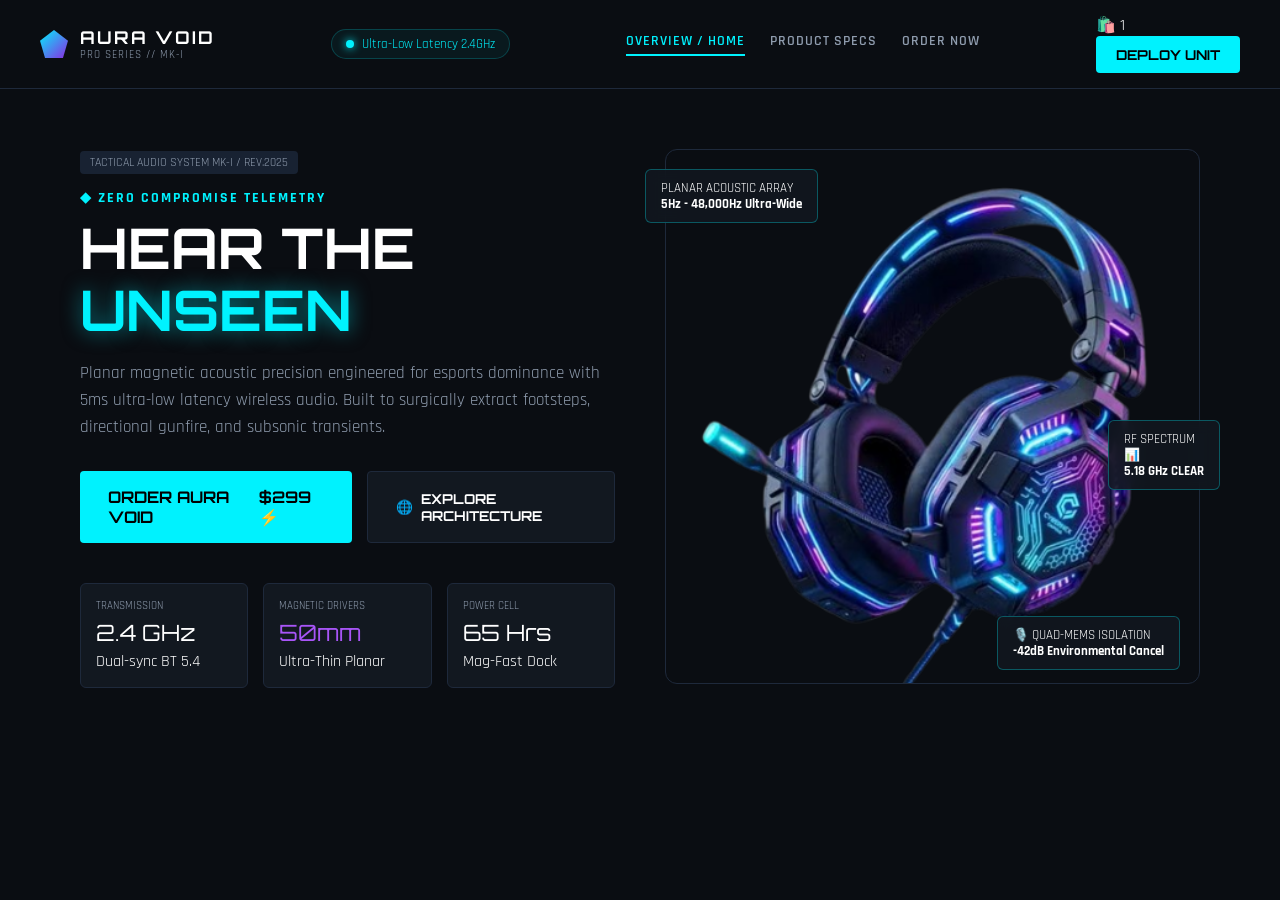
<file: index.html>
<!DOCTYPE html>
<html lang="en">
<head>
    <head>
    <meta charset="UTF-8">
    <meta name="viewport" content="width=device-width, initial-scale=1.0">
    <title>AURA VOID // Tactical Audio System</title>
    <link rel="stylesheet" href="styles.css">
    <link href="https://fonts.googleapis.com/css2?family=Orbitron:wght@400;600;700;900&family=Rajdhani:wght@400;500;600;700&display=swap" rel="stylesheet">
    
</head>
    <meta charset="UTF-8">
    <meta name="viewport" content="width=device-width, initial-scale=1.0">
    <title>AURA VOID // Tactical Audio System</title>
    <link rel="stylesheet" href="./styles.css">
    <link href="https://fonts.googleapis.com/css2?family=Orbitron:wght@400;600;700;900&family=Rajdhani:wght@400;500;600;700&display=swap" rel="stylesheet">
</head>
<body>

    <!-- NAVBAR -->
    <header class="navbar">
        <div class="logo-group">
            <div class="logo-icon"></div>
            <div>
                <h1 class="brand-title">AURA VOID</h1>
                <p class="brand-sub">PRO SERIES // MK-I</p>
            </div>
        </div>

        <div class="nav-status">
            <span class="status-dot"></span> Ultra-Low Latency 2.4GHz
        </div>

        <nav class="nav-links">
            <a href="index.html" class="active">OVERVIEW / HOME</a>
            <a href="product-info.html">PRODUCT SPECS</a>
            <a href="order.html">ORDER NOW</a>
        </nav>

        <div class="nav-actions">
            <div class="cart-badge-wrap">
                <span class="icon">🛍️</span>
                <span class="badge" id="cart-count">1</span>
            </div>
            <a href="order.html" class="btn btn-cyan-sm">DEPLOY UNIT</a>
        </div>
    </header>

    <!-- HERO SECTION -->
    <main class="hero-container">
        <div class="hero-content">
            <div class="badge-tag">TACTICAL AUDIO SYSTEM MK-I / REV.2025</div>
            
            <h2 class="telemetry-label"><span>◆</span> ZERO COMPROMISE TELEMETRY</h2>
            <h1 class="hero-title">HEAR THE <span class="highlight-cyan">UNSEEN</span></h1>
            
            <p class="hero-desc">
                Planar magnetic acoustic precision engineered for esports dominance with 5ms ultra-low latency wireless audio. Built to surgically extract footsteps, directional gunfire, and subsonic transients.
            </p>

            <div class="hero-buttons">
                <a href="order.html" class="btn btn-cyan-lg">
                    ORDER AURA VOID <span class="price-tag">$299 ⚡</span>
                </a>
                <a href="product-info.html" class="btn btn-dark-lg">
                    <span>🌐</span> EXPLORE ARCHITECTURE
                </a>
            </div>

            <div class="specs-grid">
                <div class="spec-card">
                    <div class="spec-label">TRANSMISSION</div>
                    <div class="spec-val">2.4 GHz</div>
                    <div class="spec-sub">Dual-sync BT 5.4</div>
                </div>
                <div class="spec-card">
                    <div class="spec-label">MAGNETIC DRIVERS</div>
                    <div class="spec-val highlight-purple">50mm</div>
                    <div class="spec-sub">Ultra-Thin Planar</div>
                </div>
                <div class="spec-card">
                    <div class="spec-label">POWER CELL</div>
                    <div class="spec-val">65 Hrs</div>
                    <div class="spec-sub">Mag-Fast Dock</div>
                </div>
            </div>
        </div>

        <!-- HERO IMAGE WITH FLOATING HUD CARDS -->
        <div class="hero-media">
            <div class="media-wrapper">
                <img src="Assets/hero-headset.jpg" alt="AURA VOID Headset" class="hero-img">
                
                <div class="hud-tag top-left">
                    <span class="hud-dot"></span> PLANAR ACOUSTIC ARRAY<br>
                    <strong>5Hz - 48,000Hz Ultra-Wide</strong>
                </div>

                <div class="hud-tag middle-right">
                    RF SPECTRUM<br>
                    <span class="bars">📊</span><br>
                    <strong>5.18 GHz CLEAR</strong>
                </div>

                <div class="hud-tag bottom-right">
                    🎙️ QUAD-MEMS ISOLATION<br>
                    <strong>-42dB Environmental Cancel</strong>
                </div>
            </div>
        </div>
    </main>

    <script src="main.js"></script>
</body>
</html>
</file>
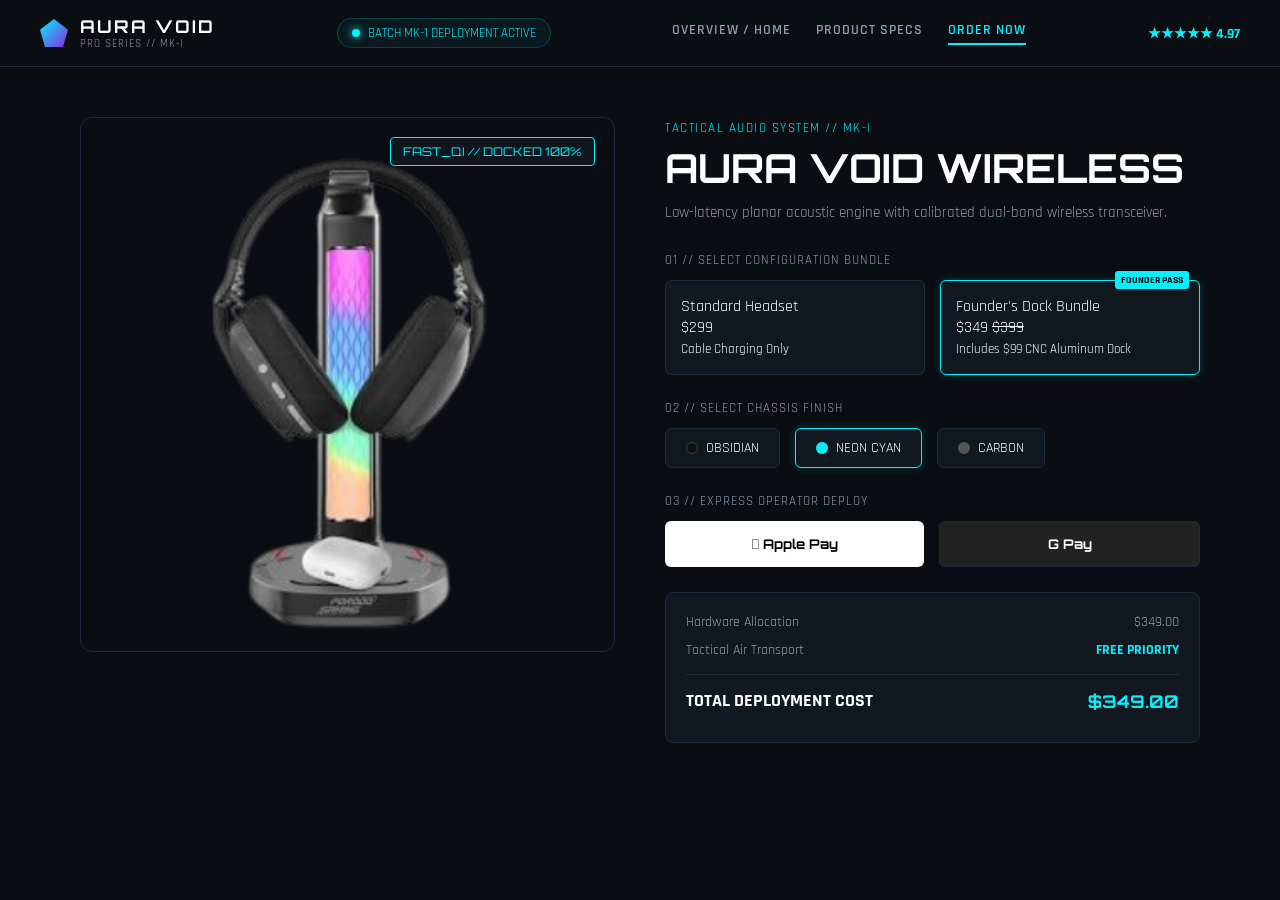
<file: order.html>
<!DOCTYPE html>
<html lang="en">
<head>
    <meta charset="UTF-8">
    <meta name="viewport" content="width=device-width, initial-scale=1.0">
    <title>AURA VOID // Order Deployment</title>
    <link rel="stylesheet" href="styles.css">
    <link href="https://fonts.googleapis.com/css2?family=Orbitron:wght@400;600;700;900&family=Rajdhani:wght@400;500;600;700&display=swap" rel="stylesheet">
    
</head>
<body>

    <!-- NAVBAR -->
    <header class="navbar">
        <div class="logo-group">
            <div class="logo-icon"></div>
            <div>
                <h1 class="brand-title">AURA VOID</h1>
                <p class="brand-sub">PRO SERIES // MK-I</p>
            </div>
        </div>

        <div class="nav-status">
            <span class="status-dot"></span> BATCH MK-1 DEPLOYMENT ACTIVE
        </div>

        <nav class="nav-links">
            <a href="index.html">OVERVIEW / HOME</a>
            <a href="product-info.html">PRODUCT SPECS</a>
            <a href="order.html" class="active">ORDER NOW</a>
        </nav>

        <div class="nav-actions">
            <span class="rating">★★★★★ 4.97</span>
        </div>
    </header>

    <!-- ORDER SECTION -->
    <main class="order-container">
        <!-- LEFT: PRODUCT IMAGE & DOCK -->
        <div class="order-media">
            <img src="Assets/dock-headset.jpg" alt="AURA VOID Dock" class="dock-img">
            <div class="dock-tag">FAST_QI // DOCKED 100%</div>
        </div>

        <!-- RIGHT: SELECTION & CHECKOUT -->
        <div class="order-form-panel">
            <div class="product-title-area">
                <span class="sub-label">TACTICAL AUDIO SYSTEM // MK-I</span>
                <h1 class="order-product-name">AURA VOID WIRELESS</h1>
                <p class="product-subtext">Low-latency planar acoustic engine with calibrated dual-band wireless transceiver.</p>
            </div>

            <!-- STEP 1: BUNDLE SELECTION -->
            <div class="form-section">
                <div class="section-num">01 // SELECT CONFIGURATION BUNDLE</div>
                <div class="bundle-options">
                    <div class="bundle-card" onclick="selectBundle(this, 299)">
                        <div class="bundle-header">Standard Headset</div>
                        <div class="bundle-price">$299</div>
                        <small>Cable Charging Only</small>
                    </div>
                    <div class="bundle-card active" onclick="selectBundle(this, 349)">
                        <span class="badge-founder">FOUNDER PASS</span>
                        <div class="bundle-header">Founder's Dock Bundle</div>
                        <div class="bundle-price">$349 <del>$399</del></div>
                        <small>Includes $99 CNC Aluminum Dock</small>
                    </div>
                </div>
            </div>

            <!-- STEP 2: FINISH SELECTION -->
            <div class="form-section">
                <div class="section-num">02 // SELECT CHASSIS FINISH</div>
                <div class="finish-options">
                    <div class="finish-btn" onclick="selectFinish(this)">
                        <span class="color-dot obsidian"></span> OBSIDIAN
                    </div>
                    <div class="finish-btn active" onclick="selectFinish(this)">
                        <span class="color-dot cyan"></span> NEON CYAN
                    </div>
                    <div class="finish-btn" onclick="selectFinish(this)">
                        <span class="color-dot carbon"></span> CARBON
                    </div>
                </div>
            </div>

            <!-- STEP 3: EXPRESS DEPLOY -->
            <div class="form-section">
                <div class="section-num">03 // EXPRESS OPERATOR DEPLOY</div>
                <div class="payment-btns">
                    <button class="pay-btn white" onclick="completeOrder('Apple Pay')"> Apple Pay</button>
                    <button class="pay-btn dark" onclick="completeOrder('Google Pay')">G Pay</button>
                </div>
            </div>

            <!-- SUMMARY & TOTAL -->
            <div class="order-summary">
                <div class="summary-row">
                    <span>Hardware Allocation</span>
                    <span id="subtotal-display">$349.00</span>
                </div>
                <div class="summary-row highlight">
                    <span>Tactical Air Transport</span>
                    <span class="free-badge">FREE PRIORITY</span>
                </div>
                <hr class="divider">
                <div class="summary-row total">
                    <span>TOTAL DEPLOYMENT COST</span>
                    <span id="total-display" class="total-price">$349.00</span>
                </div>
            </div>
        </div>
    </main>

    <script src="main.js"></script>
</body>
</html>
</file>
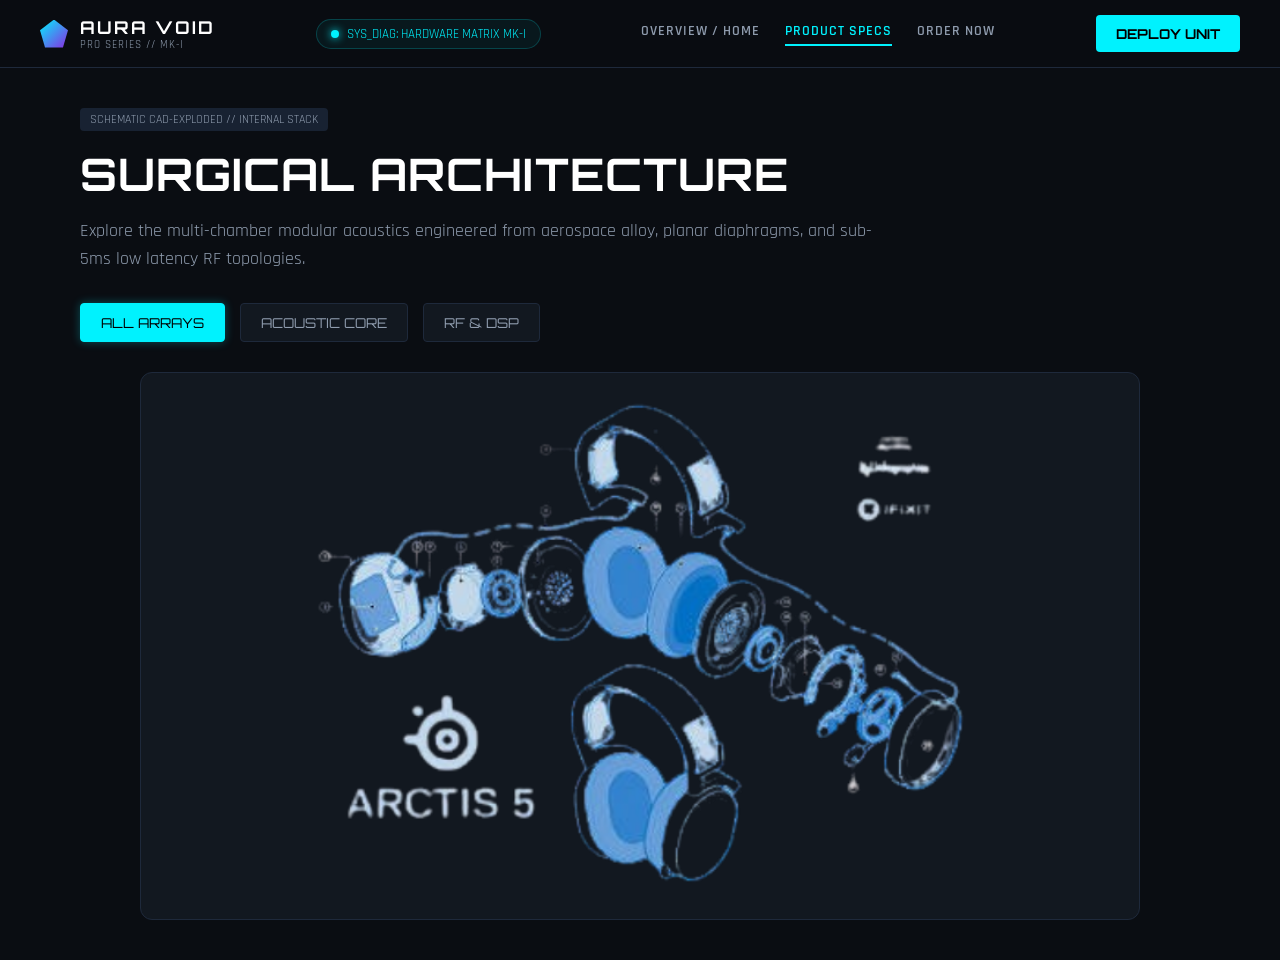
<file: product-info.html>
<!DOCTYPE html>
<html lang="en">
<head>
    <meta charset="UTF-8">
    <meta name="viewport" content="width=device-width, initial-scale=1.0">
    <title>AURA VOID // Product Specs</title>
    <link rel="stylesheet" href="styles.css">
    <link href="https://fonts.googleapis.com/css2?family=Orbitron:wght@400;600;700;900&family=Rajdhani:wght@400;500;600;700&display=swap" rel="stylesheet">
   
</head>
<body>

    <!-- NAVBAR -->
    <header class="navbar">
        <div class="logo-group">
            <div class="logo-icon"></div>
            <div>
                <h1 class="brand-title">AURA VOID</h1>
                <p class="brand-sub">PRO SERIES // MK-I</p>
            </div>
        </div>

        <div class="nav-status">
            <span class="status-dot"></span> SYS_DIAG: HARDWARE MATRIX MK-I
        </div>

        <nav class="nav-links">
            <a href="index.html">OVERVIEW / HOME</a>
            <a href="product-info.html" class="active">PRODUCT SPECS</a>
            <a href="order.html">ORDER NOW</a>
        </nav>

        <div class="nav-actions">
            <a href="order.html" class="btn btn-cyan-sm">DEPLOY UNIT</a>
        </div>
    </header>

    <!-- SPECS CONTENT -->
    <main class="page-container">
        <div class="specs-header">
            <div class="badge-tag">SCHEMATIC CAD-EXPLODED // INTERNAL STACK</div>
            <h1 class="page-title">SURGICAL ARCHITECTURE</h1>
            <p class="page-desc">Explore the multi-chamber modular acoustics engineered from aerospace alloy, planar diaphragms, and sub-5ms low latency RF topologies.</p>
        </div>

        <div class="filter-tabs">
            <button class="tab-btn active" onclick="switchTab('all')">ALL ARRAYS</button>
            <button class="tab-btn" onclick="switchTab('core')">ACOUSTIC CORE</button>
            <button class="tab-btn" onclick="switchTab('rf')">RF & DSP</button>
        </div>

        <!-- EXPLODED VIEW DIAGRAM -->
        <div class="exploded-view-card">
            <img src="Assets/exploded-view.jpg" alt="AURA VOID Internal Architecture" class="exploded-img">
    </main>

    <script src="main.js"></script>
</body>
</html>
</file>
<file: styles.css>
:root {
    --bg-dark: #0a0d12;
    --card-bg: #121820;
    --cyan-accent: #00f2fe;
    --purple-accent: #8a2be2;
    --text-white: #ffffff;
    --text-gray: #8f9cae;
    --border-color: #1e293b;
    --font-heading: 'Orbitron', sans-serif;
    --font-body: 'Rajdhani', sans-serif;
}

* {
    margin: 0;
    padding: 0;
    box-sizing: border-box;
}

body {
    background-color: var(--bg-dark);
    color: var(--text-white);
    font-family: var(--font-body);
    overflow-x: hidden;
}

/* NAVBAR */
.navbar {
    display: flex;
    justify-content: space-between;
    align-items: center;
    padding: 15px 40px;
    background: rgba(10, 13, 18, 0.95);
    border-bottom: 1px solid var(--border-color);
    position: sticky;
    top: 0;
    z-index: 100;
}

.logo-group {
    display: flex;
    align-items: center;
    gap: 12px;
}

.logo-icon {
    width: 28px;
    height: 28px;
    background: linear-gradient(135deg, var(--cyan-accent), var(--purple-accent));
    clip-path: polygon(50% 0%, 100% 38%, 82% 100%, 18% 100%, 0% 38%);
}

.brand-title {
    font-family: var(--font-heading);
    font-size: 1.1rem;
    letter-spacing: 2px;
}

.brand-sub {
    font-size: 0.7rem;
    color: var(--text-gray);
    letter-spacing: 1px;
}

.nav-status {
    font-size: 0.8rem;
    color: var(--cyan-accent);
    display: flex;
    align-items: center;
    gap: 8px;
    background: rgba(0, 242, 254, 0.05);
    padding: 6px 14px;
    border-radius: 20px;
    border: 1px solid rgba(0, 242, 254, 0.2);
}

.status-dot {
    width: 8px;
    height: 8px;
    background-color: var(--cyan-accent);
    border-radius: 50%;
    box-shadow: 0 0 8px var(--cyan-accent);
}

.nav-links {
    display: flex;
    gap: 25px;
}

.nav-links a {
    color: var(--text-gray);
    text-decoration: none;
    font-weight: 600;
    font-size: 0.9rem;
    letter-spacing: 1px;
    transition: 0.3s;
}

.nav-links a:hover, .nav-links a.active {
    color: var(--cyan-accent);
    border-bottom: 2px solid var(--cyan-accent);
    padding-bottom: 4px;
}

.rating {
    color: var(--cyan-accent);
    font-size: 0.85rem;
    font-weight: bold;
}

/* BUTTONS */
.btn {
    display: inline-flex;
    align-items: center;
    gap: 8px;
    padding: 10px 20px;
    font-family: var(--font-heading);
    font-size: 0.85rem;
    font-weight: 700;
    text-decoration: none;
    cursor: pointer;
    border-radius: 4px;
    transition: 0.3s;
}

.btn-cyan-sm {
    background-color: var(--cyan-accent);
    color: #000;
}

.btn-cyan-lg {
    background-color: var(--cyan-accent);
    color: #000;
    padding: 16px 28px;
    font-size: 1rem;
}

.btn-dark-lg {
    background-color: var(--card-bg);
    color: var(--text-white);
    border: 1px solid var(--border-color);
    padding: 16px 28px;
}

.btn:hover {
    transform: translateY(-2px);
    box-shadow: 0 0 15px rgba(0, 242, 254, 0.4);
}

/* HOME HERO LAYOUT */
.hero-container {
    display: grid;
    grid-template-columns: 1fr 1fr;
    padding: 60px 80px;
    gap: 50px;
    align-items: center;
}

.badge-tag {
    display: inline-block;
    font-size: 0.75rem;
    background: #182232;
    color: var(--text-gray);
    padding: 4px 10px;
    border-radius: 4px;
    margin-bottom: 15px;
}

.telemetry-label {
    color: var(--cyan-accent);
    font-size: 0.85rem;
    letter-spacing: 2px;
    margin-bottom: 10px;
}

.hero-title {
    font-family: var(--font-heading);
    font-size: 3.5rem;
    line-height: 1.1;
    margin-bottom: 20px;
}

.highlight-cyan {
    color: var(--cyan-accent);
    text-shadow: 0 0 20px rgba(0, 242, 254, 0.5);
}

.hero-desc {
    color: var(--text-gray);
    font-size: 1.05rem;
    line-height: 1.6;
    margin-bottom: 30px;
}

.hero-buttons {
    display: flex;
    gap: 15px;
    margin-bottom: 40px;
}

.specs-grid {
    display: grid;
    grid-template-columns: repeat(3, 1fr);
    gap: 15px;
}

.spec-card {
    background: var(--card-bg);
    padding: 15px;
    border-radius: 6px;
    border: 1px solid var(--border-color);
}

.spec-label {
    font-size: 0.7rem;
    color: var(--text-gray);
}

.spec-val {
    font-family: var(--font-heading);
    font-size: 1.4rem;
    color: var(--text-white);
    margin: 5px 0;
}

.highlight-purple {
    color: #a855f7;
}

.media-wrapper {
    position: relative;
}

.hero-img {
    width: 100%;
    border-radius: 12px;
    border: 1px solid var(--border-color);
}

.hud-tag {
    position: absolute;
    background: rgba(18, 24, 32, 0.85);
    backdrop-filter: blur(8px);
    border: 1px solid rgba(0, 242, 254, 0.3);
    padding: 10px 15px;
    border-radius: 6px;
    font-size: 0.8rem;
}

.hud-tag.top-left { top: 20px; left: -20px; }
.hud-tag.middle-right { top: 50%; right: -20px; }
.hud-tag.bottom-right { bottom: 20px; right: 20px; }

/* PRODUCT SPECS PAGE */
.page-container {
    padding: 40px 80px;
}

.page-title {
    font-family: var(--font-heading);
    font-size: 2.8rem;
    margin-bottom: 15px;
    letter-spacing: 1px;
}

.page-desc {
    color: var(--text-gray);
    font-size: 1.1rem;
    max-width: 800px;
    line-height: 1.6;
    margin-bottom: 30px;
}

.filter-tabs {
    display: flex;
    gap: 15px;
    margin-bottom: 30px;
}

.tab-btn {
    background: var(--card-bg);
    border: 1px solid var(--border-color);
    color: var(--text-gray);
    padding: 10px 20px;
    font-family: var(--font-heading);
    font-size: 0.85rem;
    border-radius: 4px;
    cursor: pointer;
    transition: 0.3s;
}

.tab-btn.active, .tab-btn:hover {
    background: var(--cyan-accent);
    color: #000;
    border-color: var(--cyan-accent);
    box-shadow: 0 0 10px rgba(0, 242, 254, 0.3);
}

.exploded-view-card {
    background: var(--card-bg);
    border: 1px solid var(--border-color);
    padding: 20px;
    border-radius: 12px;
    text-align: center;
    max-width: 1000px;
    margin: 0 auto;
    overflow: hidden;
}

.exploded-img {
    width: 100%;
    max-height: 500px;
    object-fit: contain;
    border-radius: 8px;
}

/* ORDER PAGE */
.order-container {
    display: grid;
    grid-template-columns: 1fr 1fr;
    padding: 50px 80px;
    gap: 50px;
}

.order-media {
    position: relative;
}

.dock-img {
    width: 100%;
    border-radius: 12px;
    border: 1px solid var(--border-color);
}

.dock-tag {
    position: absolute;
    top: 20px;
    right: 20px;
    background: rgba(18, 24, 32, 0.85);
    border: 1px solid var(--cyan-accent);
    color: var(--cyan-accent);
    padding: 6px 12px;
    border-radius: 4px;
    font-size: 0.75rem;
    font-family: var(--font-heading);
}

.sub-label {
    color: var(--cyan-accent);
    font-size: 0.8rem;
    letter-spacing: 1.5px;
}

.order-product-name {
    font-family: var(--font-heading);
    font-size: 2.5rem;
    margin: 5px 0 10px 0;
}

.product-subtext {
    color: var(--text-gray);
    font-size: 0.95rem;
    margin-bottom: 30px;
}

.form-section {
    margin-bottom: 25px;
}

.section-num {
    font-size: 0.8rem;
    color: var(--text-gray);
    letter-spacing: 1px;
    margin-bottom: 12px;
}

.bundle-options {
    display: grid;
    grid-template-columns: 1fr 1fr;
    gap: 15px;
}

.bundle-card {
    background: var(--card-bg);
    border: 1px solid var(--border-color);
    padding: 15px;
    border-radius: 6px;
    cursor: pointer;
    position: relative;
    transition: 0.3s;
}

.bundle-card.active {
    border-color: var(--cyan-accent);
    box-shadow: 0 0 10px rgba(0, 242, 254, 0.2);
}

.badge-founder {
    position: absolute;
    top: -10px;
    right: 10px;
    background: var(--cyan-accent);
    color: #000;
    font-weight: bold;
    font-size: 0.65rem;
    padding: 2px 6px;
    border-radius: 3px;
}

.finish-options {
    display: flex;
    gap: 15px;
}

.finish-btn {
    background: var(--card-bg);
    border: 1px solid var(--border-color);
    padding: 10px 20px;
    border-radius: 6px;
    cursor: pointer;
    display: flex;
    align-items: center;
    gap: 8px;
    font-size: 0.85rem;
    transition: 0.3s;
}

.finish-btn.active {
    border-color: var(--cyan-accent);
    box-shadow: 0 0 10px rgba(0, 242, 254, 0.2);
}

.color-dot {
    width: 12px;
    height: 12px;
    border-radius: 50%;
}

.color-dot.obsidian { background: #111; border: 1px solid #444; }
.color-dot.cyan { background: var(--cyan-accent); }
.color-dot.carbon { background: #555; }

.payment-btns {
    display: flex;
    gap: 15px;
}

.pay-btn {
    flex: 1;
    padding: 14px;
    border-radius: 6px;
    font-weight: bold;
    cursor: pointer;
    border: none;
    font-family: var(--font-heading);
    transition: 0.3s;
}

.pay-btn.white { background: #fff; color: #000; }
.pay-btn.dark { background: #222; color: #fff; border: 1px solid var(--border-color); }

.order-summary {
    background: var(--card-bg);
    padding: 20px;
    border-radius: 8px;
    margin-top: 25px;
    border: 1px solid var(--border-color);
}

.summary-row {
    display: flex;
    justify-content: space-between;
    margin-bottom: 10px;
    font-size: 0.9rem;
    color: var(--text-gray);
}

.free-badge {
    color: var(--cyan-accent);
    font-weight: bold;
}

.divider {
    border: 0;
    border-top: 1px solid var(--border-color);
    margin: 15px 0;
}

.summary-row.total {
    font-size: 1.1rem;
    color: #fff;
    font-weight: bold;
}

.total-price {
    color: var(--cyan-accent);
    font-family: var(--font-heading);
}
</file>
